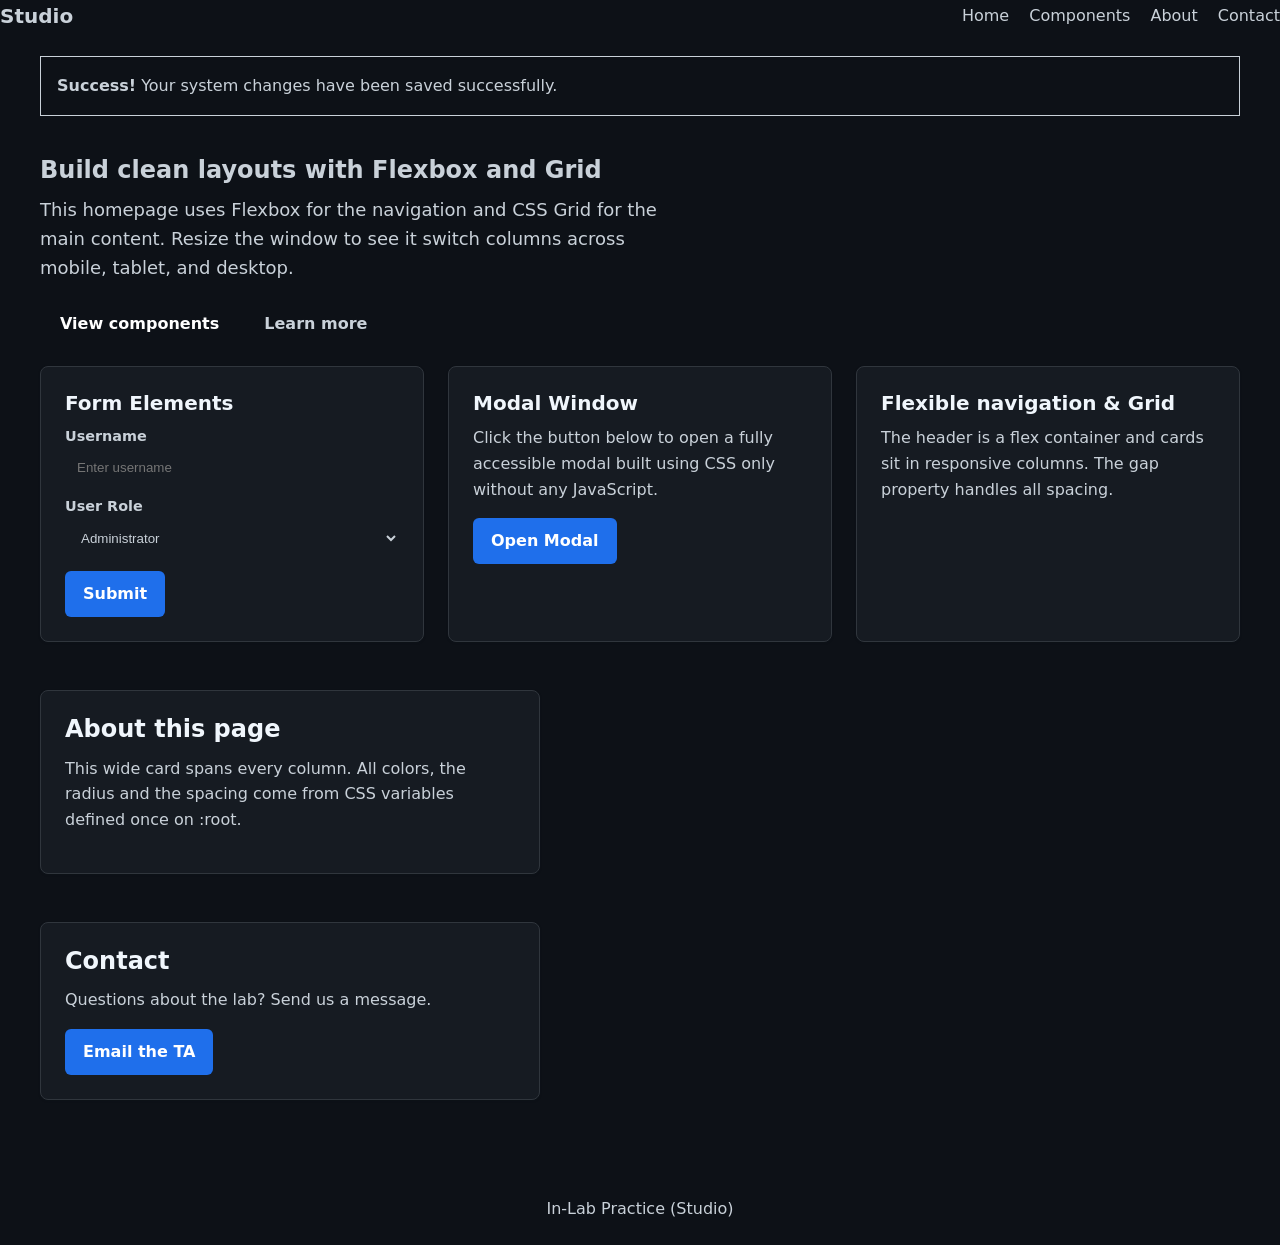
<file: index.html>
<!DOCTYPE html>
<html lang="en">
<head>
    <meta charset="UTF-8">
    <meta name="viewport" content="width=device-width, initial-scale=1.0">
    <title>My Website</title>
    <link rel="stylesheet" href="styles.css">
</head>

<body>

    <header class="site-header">
        <a class="logo" href="index.html">Studio</a>
        <nav>
            <ul>
                <li><a class="active" href="index.html">Home</a></li>
                <li><a href="components.html">Components</a></li>
                <li><a href="about.html">About</a></li>
                <li><a href="contact.html">Contact</a></li>
            </ul>
        </nav>
    </header>

    <div class="container">
        
        <!-- Alert / Notification Component -->
        <div class="alert alert-success" role="alert" aria-live="polite">
            <strong>Success!</strong> Your system changes have been saved successfully.
        </div>

        <section class="hero">
            <h1>Build clean layouts with Flexbox and Grid</h1>
            <p>This homepage uses Flexbox for the navigation and CSS Grid for the main content. Resize the window to see it switch columns across mobile, tablet, and desktop.</p>
            <div class="actions">
                <a class="btn" href="components.html">View components</a>
                <a class="btn btn-outline" href="#about">Learn more</a>
            </div>
        </section>

        <main class="grid">
            
            <!-- Card 1: Form Elements (Task Component) -->
            <article class="card">
                <h3>Form Elements</h3>
                <form>
                    <div style="margin-bottom: 12px;">
                        <label for="username" style="display: block; margin-bottom: 4px; font-weight: 600; font-size: 0.9rem;">Username</label>
                        <input type="text" id="username" name="username" required placeholder="Enter username" style="width: 100%; padding: 8px 12px; border: 1px solid var(--border); border-radius: var(--radius); background: var(--surface); color: var(--text);">
                    </div>

                    <div style="margin-bottom: 12px;">
                        <label for="role" style="display: block; margin-bottom: 4px; font-weight: 600; font-size: 0.9rem;">User Role</label>
                        <select id="role" name="role" style="width: 100%; padding: 8px 12px; border: 1px solid var(--border); border-radius: var(--radius); background: var(--surface); color: var(--text);">
                            <option value="admin">Administrator</option>
                            <option value="editor">Editor</option>
                            <option value="viewer">Viewer</option>
                        </select>
                    </div>

                    <button type="submit" class="btn" style="margin-top: 4px;">Submit</button>
                </form>
            </article>

            <!-- Card 2: Modal Window (Task Component - CSS Only) -->
            <article class="card">
                <h3>Modal Window</h3>
                <p>Click the button below to open a fully accessible modal built using CSS only without any JavaScript.</p>
                
                <!-- Checkbox Hack for Pure CSS Modal -->
                <input type="checkbox" id="modal-toggle" class="modal-state" style="display: none;">
                <label for="modal-toggle" class="btn btn-outline" style="cursor: pointer;">Open Modal</label>

                <div class="modal-overlay" aria-hidden="true">
                    <div class="modal-window" role="dialog" aria-modal="true" aria-labelledby="modal-title">
                        <h3 id="modal-title">CSS-Only Modal</h3>
                        <p>This modal uses state selectors and maintains high accessibility standards without a single line of JavaScript.</p>
                        <label for="modal-toggle" class="btn" style="cursor: pointer;">Close Modal</label>
                    </div>
                </div>
            </article>

            <!-- Card 3: Original Lab Content -->
            <article class="card">
                <h3>Flexible navigation & Grid</h3>
                <p>The header is a flex container and cards sit in responsive columns. The gap property handles all spacing.</p>
            </article>

            <!-- Wide Card: About -->
            <section class="card wide" id="about">
                <h2>About this page</h2>
                <p>This wide card spans every column. All colors, the radius and the spacing come from CSS variables defined once on :root.</p>
            </section>

            <!-- Wide Card: Contact -->
            <section class="card wide" id="contact">
                <h2>Contact</h2>
                <p>Questions about the lab? Send us a message.</p>
                <a class="btn" href="mailto:ta@example.com">Email the TA</a>
            </section>

        </main>
    </div>

    <footer class="site-footer">
        <div class="container">In-Lab Practice (Studio)</div>
    </footer>

</body>
</html>
</file>
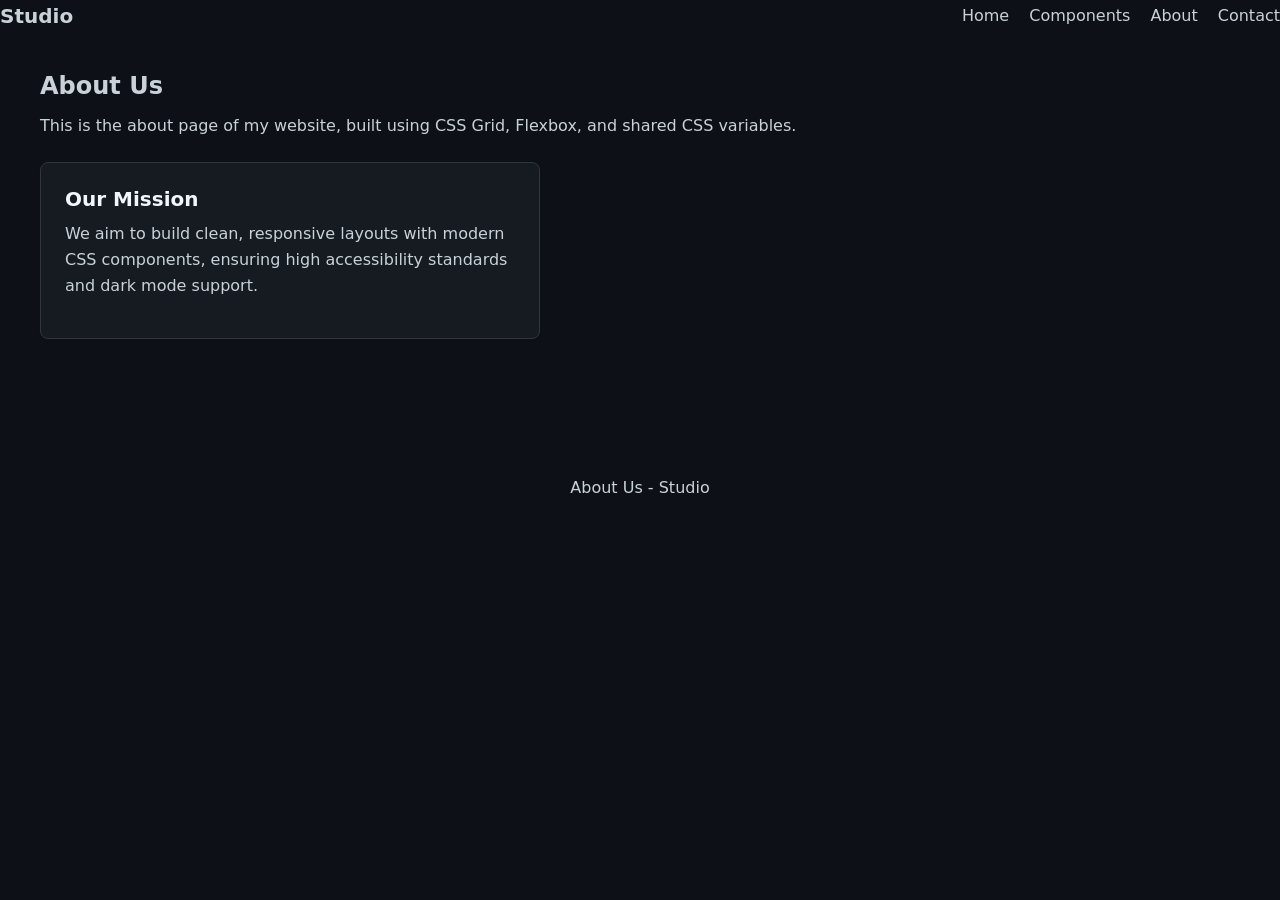
<file: about.html>
<!DOCTYPE html>
<html lang="en">
<head>
    <meta charset="UTF-8">
    <meta name="viewport" content="width=device-width, initial-scale=1.0">
    <title>About Us - Studio</title>
    <link rel="stylesheet" href="styles.css">
</head>
<body>

    <header class="site-header">
        <a class="logo" href="index.html">Studio</a>
        <nav>
            <ul>
                <li><a href="index.html">Home</a></li>
                <li><a href="components.html">Components</a></li>
                <li><a class="active" href="about.html">About</a></li>
                <li><a href="contact.html">Contact</a></li>
            </ul>
        </nav>
    </header>

    <main class="container">
        <section class="section" style="padding: 40px 0;">
            <h1>About Us</h1>
            <p class="label">This is the about page of my website, built using CSS Grid, Flexbox, and shared CSS variables.</p>
            
            <article class="card" style="margin-top: 24px;">
                <h3>Our Mission</h3>
                <p>We aim to build clean, responsive layouts with modern CSS components, ensuring high accessibility standards and dark mode support.</p>
            </article>
        </section>
    </main>

    <footer class="site-footer" style="margin-top: 48px;">
        <div class="container">About Us - Studio</div>
    </footer>

</body>
</html>
</file>
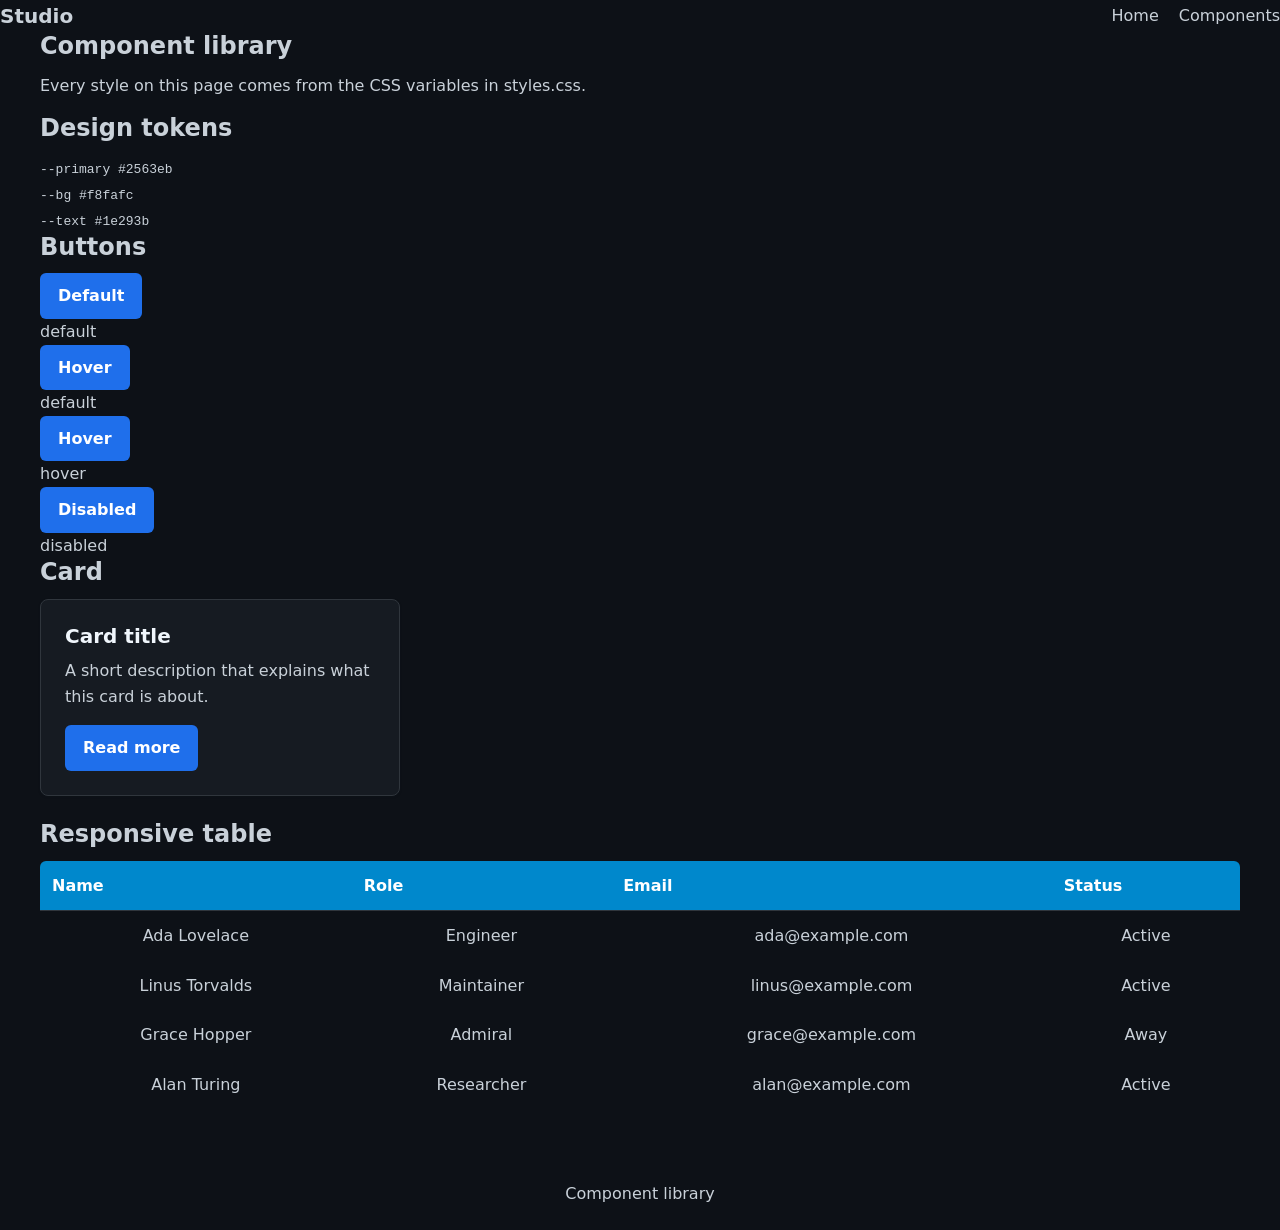
<file: componant.html>
<!DOCTYPE html>
<html lang="en">
<head>
<meta charset="UTF-8">
<meta name="viewport" content="width=device-width, initial-scale=1">
<title>Studio - Component library</title>
<link rel="stylesheet" href="styles.css">
</head>
<body>
<header class="site-header">
<a class="logo" href="index.html">Studio</a>
<nav>
<ul>
<li><a href="index.html">Home</a></li>
<li><a class="active" href="components.html">Components</a></li>
      </ul>
    </nav>
  </header>
  <main class="container">
    <section class="section">
      <h1>Component library</h1>
      <p class="label">Every style on this page comes from the CSS variables in styles.css.</p>
    </section>
    <!-- Design tokens -->
    <section class="section">
      <h2>Design tokens</h2>
      <div class="swatches">
        <div class="swatch"><i style="background: var(--primary)"></i><code>--primary #2563eb</code></div>
        <div class="swatch"><i style="background: var(--bg)"></i><code>--bg #f8fafc</code></div>
        <div class="swatch"><i style="background: var(--text)"></i><code>--text #1e293b</code></div>
      </div>
    </section>
    <!-- Buttons in three states -->
    <section class="section">
      <h2>Buttons</h2>
      <div class="row">
        <div>
          <button class="btn">Default</button>
          <div class="label">default</div>
        </div>
        <div>
          <button class="btn is-hover">Hover</button>
          <div class="label">default</div>
        </div>
        <div>
          <button class="btn is-hover">Hover</button>
          <div class="label">hover</div>
        </div>
        <div>
          <button class="btn" disabled>Disabled</button>
          <div class="label">disabled</div>
        </div>
      </div>
    </section>
    <!-- One card component -->
    <section class="section">
      <h2>Card</h2>
      <article class="card" style="max-width: 360px">
        <h3>Card title</h3>
        <p>A short description that explains what this card is about.</p>
        <a class="btn" href="#">Read more</a>
      </article>
    </section>
    <!-- One responsive table -->
    <section class="section">
      <h2>Responsive table</h2>
      <div class="table-wrap">
        <table>
          <thead>
            <tr><th>Name</th><th>Role</th><th>Email</th><th>Status</th></tr>
          </thead>
          <tbody>
            <tr><td>Ada Lovelace</td><td>Engineer</td><td>ada@example.com</td><td><span class="badge">Active</span></td></tr>
            <tr><td>Linus Torvalds</td><td>Maintainer</td><td>linus@example.com</td><td><span class="badge">Active</span></td></tr>
            <tr><td>Grace Hopper</td><td>Admiral</td><td>grace@example.com</td><td><span class="badge off">Away</span></td></tr>
            <tr><td>Alan Turing</td><td>Researcher</td><td>alan@example.com</td><td><span class="badge">Active</span></td></tr>
          </tbody>
        </table>
      </div>
    </section>
  </main>
  <footer class="site-footer" style="margin-top: 48px">
    <div class="container">Component library</div>
  </footer>
</body>
</html>
</file>
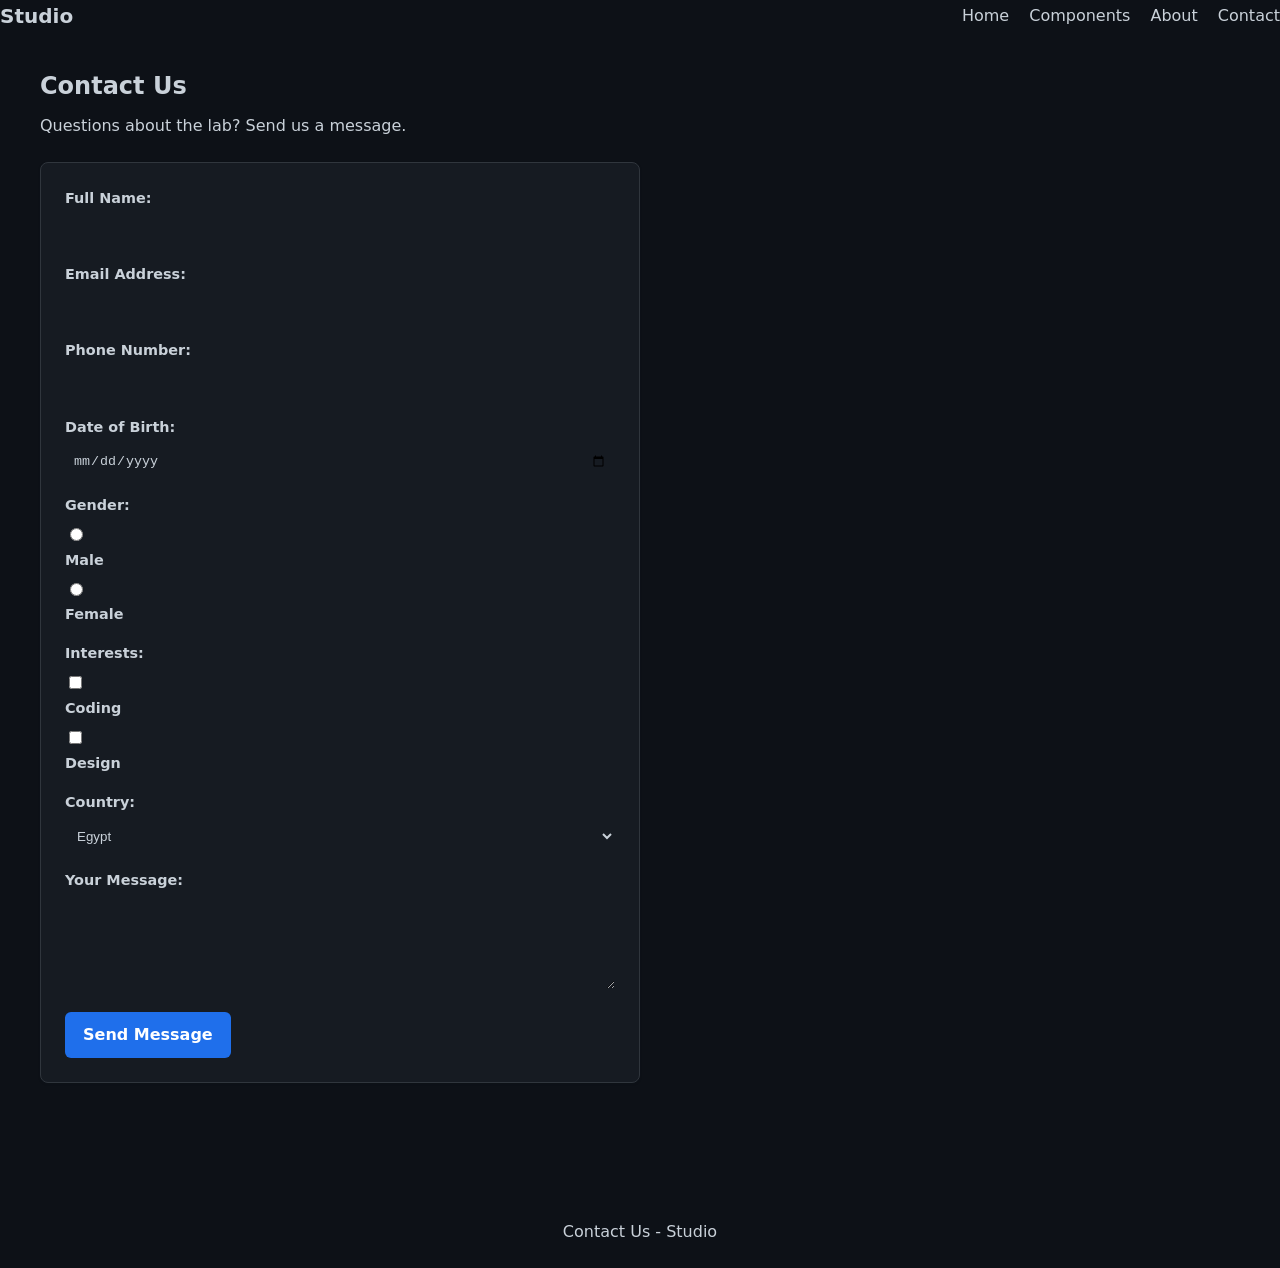
<file: contact.html>
<!DOCTYPE html>
<html lang="en">
<head>
    <meta charset="UTF-8">
    <meta name="viewport" content="width=device-width, initial-scale=1.0">
    <title>Contact Us - Studio</title>
    <link rel="stylesheet" href="styles.css">
</head>
<body>

    <header class="site-header">
        <a class="logo" href="index.html">Studio</a>
        <nav>
            <ul>
                <li><a href="index.html">Home</a></li>
                <li><a href="components.html">Components</a></li>
                <li><a href="about.html">About</a></li>
                <li><a class="active" href="contact.html">Contact</a></li>
            </ul>
        </nav>
    </header>

    <main class="container">
        <section class="section" style="padding: 40px 0;">
            <h1>Contact Us</h1>
            <p class="label">Questions about the lab? Send us a message.</p>
            
            <article class="card" style="margin-top: 24px; max-width: 600px;">
                <form action="#" method="POST">
                    
                    <div style="margin-bottom: 16px;">
                        <label for="fullname" style="display: block; margin-bottom: 6px;">Full Name:</label>
                        <input type="text" id="fullname" name="fullname" required style="width: 100%; padding: 8px; border-radius: 4px; border: 1px solid var(--text); background: var(--bg); color: var(--text);">
                    </div>

                    <div style="margin-bottom: 16px;">
                        <label for="email" style="display: block; margin-bottom: 6px;">Email Address:</label>
                        <input type="email" id="email" name="email" required style="width: 100%; padding: 8px; border-radius: 4px; border: 1px solid var(--text); background: var(--bg); color: var(--text);">
                    </div>

                    <div style="margin-bottom: 16px;">
                        <label for="phone" style="display: block; margin-bottom: 6px;">Phone Number:</label>
                        <input type="number" id="phone" name="phone" style="width: 100%; padding: 8px; border-radius: 4px; border: 1px solid var(--text); background: var(--bg); color: var(--text);">
                    </div>

                    <div style="margin-bottom: 16px;">
                        <label for="birthdate" style="display: block; margin-bottom: 6px;">Date of Birth:</label>
                        <input type="date" id="birthdate" name="birthdate" style="width: 100%; padding: 8px; border-radius: 4px; border: 1px solid var(--text); background: var(--bg); color: var(--text);">
                    </div>

                    <div style="margin-bottom: 16px;">
                        <label style="display: block; margin-bottom: 6px;">Gender:</label>
                        <input type="radio" id="male" name="gender" value="male">
                        <label for="male" style="margin-right: 16px;">Male</label>
                        <input type="radio" id="female" name="gender" value="female">
                        <label for="female">Female</label>
                    </div>

                    <div style="margin-bottom: 16px;">
                        <label style="display: block; margin-bottom: 6px;">Interests:</label>
                        <input type="checkbox" id="coding" name="interests" value="coding">
                        <label for="coding" style="margin-right: 16px;">Coding</label>
                        <input type="checkbox" id="design" name="interests" value="design">
                        <label for="design">Design</label>
                    </div>

                    <div style="margin-bottom: 16px;">
                        <label for="country" style="display: block; margin-bottom: 6px;">Country:</label>
                        <select id="country" name="country" style="width: 100%; padding: 8px; border-radius: 4px; border: 1px solid var(--text); background: var(--bg); color: var(--text);">
                            <option value="egypt">Egypt</option>
                            <option value="saudi">Saudi Arabia</option>
                            <option value="other">Other</option>
                        </select>
                    </div>

                    <div style="margin-bottom: 16px;">
                        <label for="message" style="display: block; margin-bottom: 6px;">Your Message:</label>
                        <textarea id="message" name="message" rows="5" style="width: 100%; padding: 8px; border-radius: 4px; border: 1px solid var(--text); background: var(--bg); color: var(--text);"></textarea>
                    </div>

                    <button type="submit" class="btn">Send Message</button>
                </form>
            </article>
        </section>
    </main>

    <footer class="site-footer" style="margin-top: 48px;">
        <div class="container">Contact Us - Studio</div>
    </footer>

</body>
</html>
</file>
<file: styles.css>
oot {
    --space: 20px;
    --radius: 8px;
    --primary: #2563eb;
    --primary-dark: #1d4ed8;
    --bg: #f8fafc;
    --surface: #ffffff;
    --text: #0f172a;
    --muted: #475569;
    --border: #e2e8f0;
    --badge-success-bg: #dcfce7;
    --badge-success-text: #166534;
    --alert-success-bg: #d1e7dd;
    --alert-success-text: #0f5132;
    --alert-success-border: #badbcc;
}

@media (prefers-color-scheme: dark) {
    :root {
        --primary: #3b82f6;
        --primary-dark: #60a5fa;
        --bg: #0f172a;
        --surface: #1e293b;
        --text: #f8fafc;
        --muted: #94a3b8;
        --border: #334155;
        --badge-success-bg: #052e16;
        --badge-success-text: #4ade80;
        --alert-success-bg: #051b11;
        --alert-success-text: #75b798;
        --alert-success-border: #143c2d;
    }
}

* { box-sizing: border-box; }

body {
    margin: 0;
    font-family: system-ui, -apple-system, "Segoe UI", sans-serif;
    background: var(--bg);
    color: var(--text);
    line-height: 1.6;
}

h1, h2, h3 { line-height: 1.2; margin: 0 0 .5em; }
p { margin: 0 0 1em; }
a { color: var(--primary); }

.container { max-width: 1200px; margin: 0 auto; padding: 0 var(--space); }

/* ---------- Header ---------- */
.site-header {
    display: flex;
    justify-content: space-between;
    align-items: center;
    flex-wrap: wrap;
    gap: var(--space);
    padding: 14px var(--space);
    background: var(--surface);
    border-bottom: 1px solid var(--border);
}

.logo { font-weight: 700; font-size: 1.25rem; color: var(--text); text-decoration: none; }
.site-header ul { display: flex; gap: 20px; list-style: none; margin: 0; padding: 0; }
.site-header a:not(.logo) { text-decoration: none; color: var(--muted); padding: 4px 0; }
.site-header a:not(.logo):hover,
.site-header a.active { color: var(--primary); border-bottom: 2px solid var(--primary); }

/* ---------- Hero ---------- */
.hero { padding: 40px 0 20px; }
.hero p { max-width: 55ch; color: var(--muted); font-size: 1.125rem; }

/* ---------- Buttons ---------- */
.btn {
    display: inline-block;
    padding: 10px 20px;
    font: inherit;
    font-weight: 600;
    color: #fff;
    background: var(--primary);
    border: 2px solid var(--primary);
    border-radius: var(--radius);
    text-decoration: none;
    cursor: pointer;
    transition: background .15s, border-color .15s;
}

.btn:hover:not(:disabled),
.btn.is-hover {
    background: var(--primary-dark);
    border-color: var(--primary-dark);
}

.btn:focus-visible { outline: 3px solid #93b4f8; outline-offset: 2px; }

.btn:disabled {
    background: #cbd5e1;
    border-color: #cbd5e1;
    color: #64748b;
    cursor: not-allowed;
}

.btn-outline { background: transparent; color: var(--primary); }
.btn-outline:hover:not(:disabled) { background: var(--primary); color: #fff; }

/* ---------- Cards ---------- */
.card {
    background: var(--surface);
    border: 1px solid var(--border);
    border-radius: var(--radius);
    padding: 24px;
    box-shadow: 0 1px 3px rgba(15, 23, 42, .08);
}
.card h3 { font-size: 1.25rem; }
.card p { color: var(--muted); }
.card ul { margin-left: 1.25rem; color: var(--muted); }

/* ---------- Form Elements Component ---------- */
.form-group {
    margin-bottom: 16px;
}

label {
    display: block;
    margin-bottom: 6px;
    font-weight: 600;
    font-size: 0.9rem;
}

.form-control {
    width: 100%;
    padding: 10px 14px;
    border: 1px solid var(--border);
    border-radius: var(--radius);
    background: var(--surface);
    color: var(--text);
    font: inherit;
}

.form-control:focus {
    outline: none;
    border-color: var(--primary);
    box-shadow: 0 0 0 3px rgba(37, 99, 235, 0.2);
}

/* ---------- Alert Component ---------- */
.alert {
    padding: 16px;
    margin-top: 24px;
    border-radius: var(--radius);
    border: 1px solid transparent;
}

.alert-success {
    background-color: var(--alert-success-bg);
    color: var(--alert-success-text);
    border-color: var(--alert-success-border);
}

/* ---------- CSS-Only Modal Component ---------- */
.modal-state {
    display: none;
}

.modal-overlay {
    position: fixed;
    top: 0;
    left: 0;
    width: 100%;
    height: 100%;
    background-color: rgba(0, 0, 0, 0.6);
    display: flex;
    justify-content: center;
    align-items: center;
    opacity: 0;
    visibility: hidden;
    transition: opacity 0.3s ease, visibility 0.3s ease;
    z-index: 1000;
}

.modal-window {
    background-color: var(--surface);
    padding: 32px;
    border-radius: var(--radius);
    max-width: 500px;
    width: 90%;
    box-shadow: 0 10px 25px rgba(0,0,0,0.3);
    transform: translateY(-20px);
    transition: transform 0.3s ease;
}

.modal-state:checked ~ .modal-overlay {
    opacity: 1;
    visibility: visible;
}

.modal-state:checked ~ .modal-overlay .modal-window {
    transform: translateY(0);
}

/* ---------- Responsive Grid & Breakpoints ---------- */
.grid {
    display: grid;
    grid-template-columns: 1fr; /* Mobile: 1 Column */
    gap: 24px;
    padding-bottom: 48px;
}

/* Tablet Screens (min-width: 700px): 2 Columns */
@media (min-width: 700px) {
    .grid {
        grid-template-columns: repeat(2, 1fr);
    }
}

/* Desktop Screens (min-width: 1024px): 3 Columns */
@media (min-width: 1024px) {
    .grid {
        grid-template-columns: repeat(3, 1fr);
    }
}

.grid .wide { grid-column: 1 / -1; }

/* ---------- Footer ---------- */
.site-footer {
    border-top: 1px solid var(--border);
    padding: 24px 0;
    color: var(--muted);
    text-align: center;
    background: var(--surface);
}

.card {
    background-color: #161b22; 
    border: 1px solid #30363d;      border-radius: 8px;          
    padding: 24px;               
    margin-bottom: 24px;         
    max-width: 500px;      
}


body {
    background-color: #0d1117 !important;
    color: #c9d1d9 !important;
}


.card {
    background-color: #161b22 !important;
    border: 1px solid #30363d !important;
    border-radius: 8px;
    padding: 24px;
    margin-bottom: 24px;
    max-width: 500px;
}

.card h3, .card h2, .card h1 {
    color: #f0f6fc !important;
}


.card .btn, button.btn {
    background-color: #1f6feb !important;
    color: #ffffff !important;
    border: none;
    padding: 10px 18px;
    border-radius: 6px;
    cursor: pointer;
}


table {
    width: 100%;
    border-collapse: collapse;
    background-color: transparent !important;
}

th {
    color: #f0f6fc !important;
    font-weight: 600;
    text-align: center;
    padding: 12px;
    border-bottom: 1px solid #30363d;
}

td {
    color: #c9d1d9 !important;
    text-align: center;
    padding: 12px;
    border-bottom: none !important;
}


td:last-child {
    font-weight: 500;
}
table th {
    background-color: #0088cc !important; 
    color: #ffffff !important;           
    padding: 12px;
    text-align: left;
}


table th:first-child {
    border-top-left-radius: 6px;
}
table th:last-child {
    border-top-right-radius: 6px;
}

@media (prefers-color-scheme: dark) {
    :root {
        --bg-color: #0d1117;
        --card-bg: #161b22;
        --border-color: #30363d;
        --text-color: #c9d1d9;
        --heading-color: #f0f6fc;
        --primary-blue: #1f6feb;
    }

    body {
        background-color: var(--bg-color) !important;
        color: var(--text-color) !important;    
    .card, article {
        background-color: var(--card-bg) !important;
        border: 1px solid var(--border-color) !important;
        color: var(--text-color) !important;
    }

    
    h1, h2, h3, h4, .card-title {
        color: var(--heading-color) !important;
    }

    .btn, button {
        background-color: var(--primary-blue) !important;
        color: #ffffff !important;
        border: none;
    }

    
    table th {
        background-color: var(--primary-blue) !important;
        color: #ffffff !important;
        border-color: var(--border-color) !important;
    }

    table td {
        border-color: var(--border-color) !important;
        color: var(--text-color) !important;
    }

    
    input, textarea, select {
        background-color: var(--card-bg) !important;
        color: var(--text-color) !important;
        border: 1px solid var(--border-color) !important;
    }
}


.alert {
    padding: 12px 16px;
    background-color: #238636;
    color: #ffffff;
    border-radius: 6px;
    margin-bottom: 16px;
    font-weight: 500;
}
</file>
